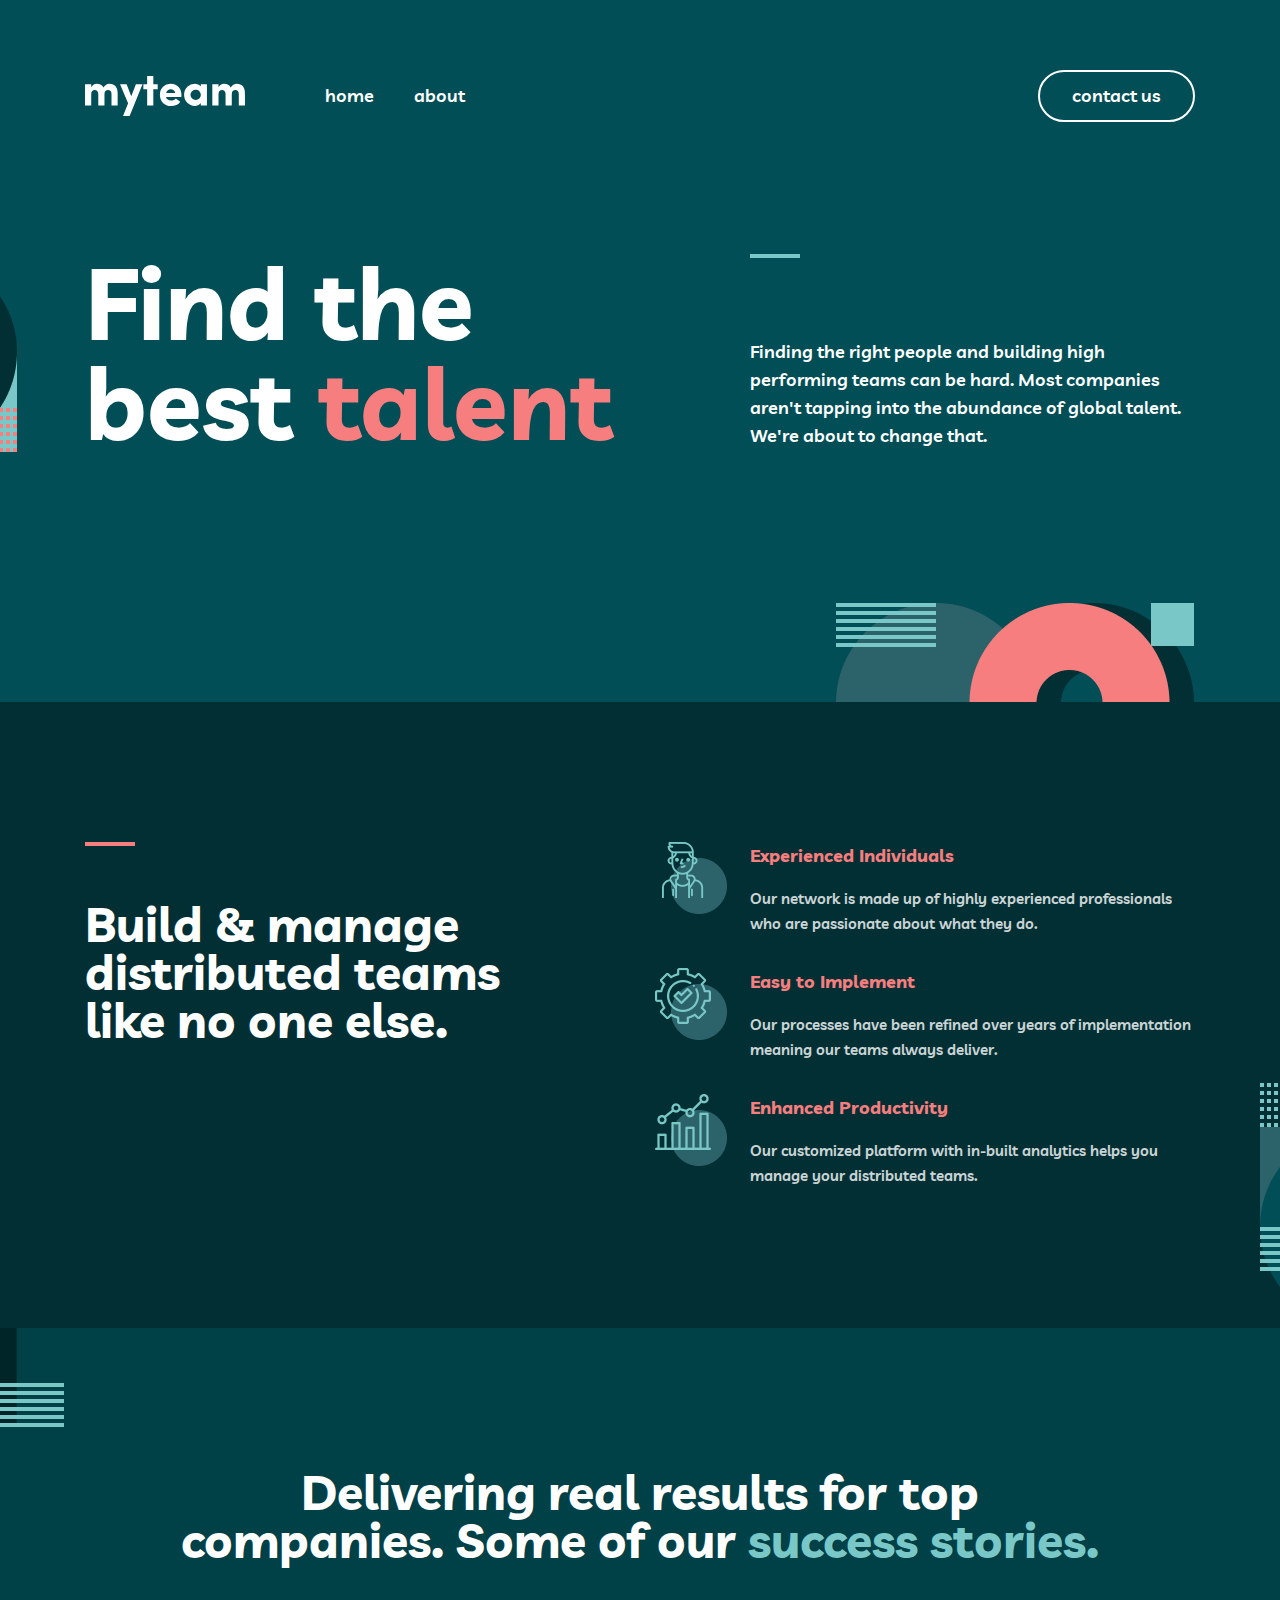
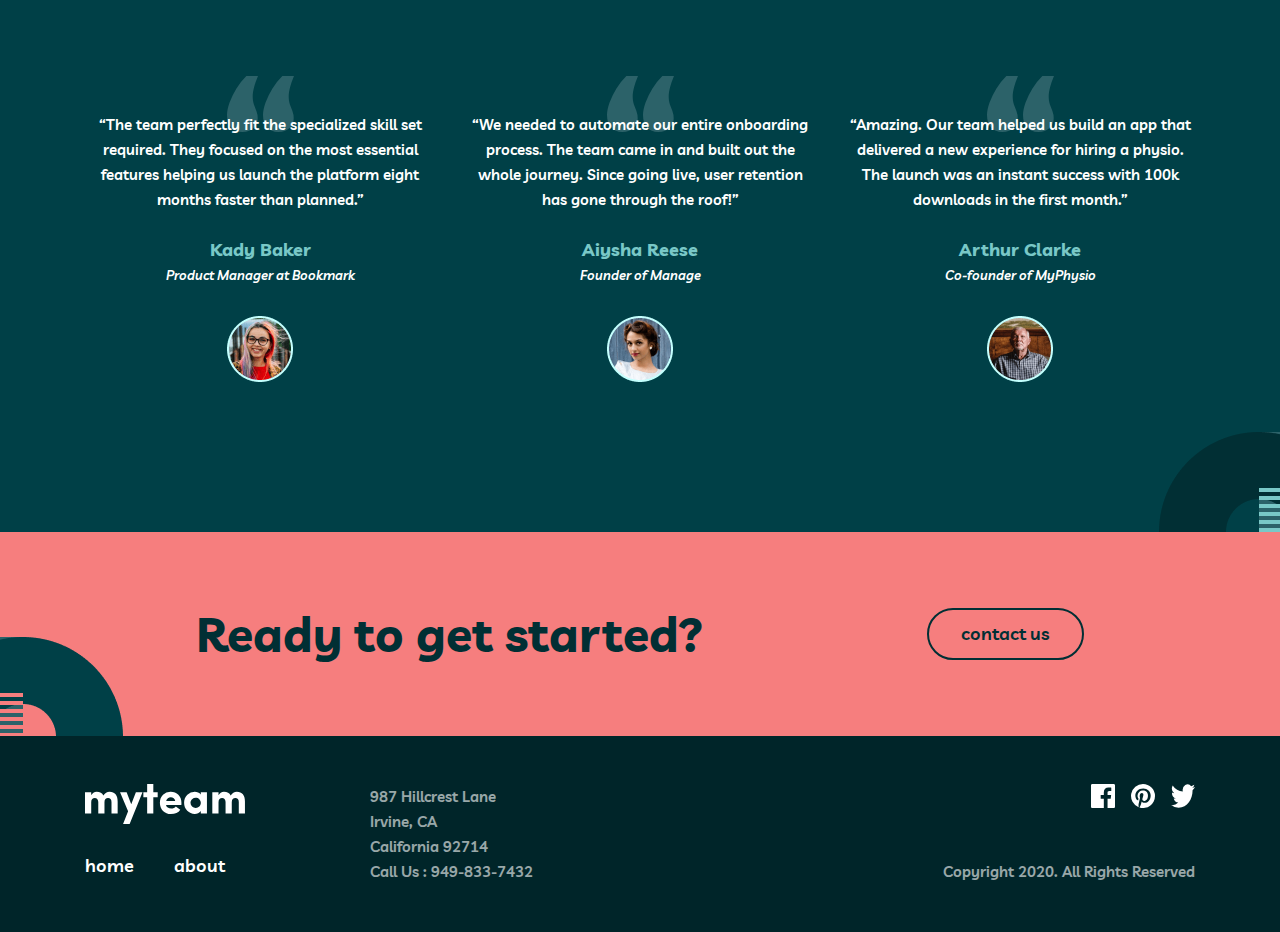
<file: index.html>
<!DOCTYPE html>
<html lang="en">
<head>
  <meta charset="UTF-8">
  <meta http-equiv="X-UA-Compatible" content="IE=edge">
  <meta name="viewport" content="width=device-width, initial-scale=1.0">
  <title>Myteam</title>
  <link rel="stylesheet" href="./css/normalize.css">
  <link rel="stylesheet" href="./css/main.css">
</head>
<body>
  <!-- SITE-HEADER -->
  <header class="header-wrapper">
    <div class="header-wrapper__container container">
      <div class="header-wrapper__header-inner header-inner">
        <h1 class="visually-hidden">
          "myteam" - is a company that gives you a wide range of opportunities using global talent ("myteam" - bu global iste'dodlardan foydalangan holda sizga keng imkoniyatlarni taqdim etadigan kompaniya)
        </h1>
        
        <div class="header-inner__logo-nav logo-nav">
          <a class="logo-nav__logo-link logo-link" href="./index.html">
            <img class="logo-link__logo-img logo-img" src="./images/myteam-logo.svg" alt="Site logo" width="160" height="40">
          </a>
          
          <nav class="logo-nav__navbar navbar">
            <ul class="navbar__nav-list nav-list">
              <li class="nav-list__nav-item nav-item">
                <a class="nav-item__nav-link nav-link" href="./index.html">home</a>
              </li>
              <li class="nav-list__nav-item nav-item">
                <a class="nav-item__nav-link nav-link" href="./about.html">about</a>
              </li>
            </ul>
          </nav>
        </div>
        
        <a class="header-inner__contact-link contact-link" href="./contact.html">contact us</a>
      </div>
    </div>
  </header>
  
  
  <main>
    <!-- SITE-HERO -->
    <section class="site-hero">
      <div class="site-hero__container container">
        <div class="site-hero__hero-content hero-content">
          <h2 class="hero-content__hero-heading hero-heading">
            Find the best
            <span class="hero-content__hero-heading--span hero-heading--span">talent</span>
          </h2>
          
          <p class="hero-content__hero-text hero-text">
            Finding the right people and building high performing teams can be hard. Most companies aren't tapping into the abundance of global talent. We're about to change that.
          </p>
        </div>
      </div>
    </section>
    
    <!-- SECTION-BUILD -->
    <section class="site-build">
      <div class="site-build__container container">
        <div class="site-build__build-inner build-inner">
          <h2 class="build-inner__build-title build-title">
            Build & manage distributed teams like no one else.
          </h2>

          <ul class="build-inner__build-list build-list">
            <li class="build-list__build-item build-item build-item-first">
              <div class="build-item__build-item-box build-item-box">
                <h3 class="build-item-box__build-subtitle build-subtitle">
                  Experienced Individuals
                </h3>
                
                <p class="build-item-box__build-text build-text">
                  Our network is made up of highly experienced professionals who are passionate about what they do.
                </p>
              </div>
            </li>

            <li class="build-list__build-item build-item build-item-second">
              <div class="build-item__build-item-box build-item-box">
                <h3 class="build-item-box__build-subtitle build-subtitle">
                  Easy to Implement
                </h3>

                <p class="build-item-box__build-text build-text">
                  Our processes have been refined over years of implementation meaning our teams always deliver.
                </p>
              </div>
            </li>
            
            <li class="build-list__build-item build-item build-item-third">
              <div class="build-item__build-item-box build-item-box">
                <h3 class="build-item-box__build-subtitle build-subtitle">
                  Enhanced Productivity
                </h3>

                <p class="build-item-box__build-text build-text">
                  Our customized platform with in-built analytics helps you manage your distributed teams.
                </p>
              </div>
            </li>
          </ul>
        </div>
      </div>
    </section>
    
    <!-- SECTION-DELIVERING -->
    <section class="site-delivering">
      <div class="site-delivering__container container">
        <div class="site-delivering__delivering-inner delivering-inner">
          <h2 class="delivering-inner__delivering-title delivering-title">
            Delivering real results for top companies. Some of our
            <span class="delivering-inner__delivering-title--span delivering-title--span">success stories.</span>
          </h2>
          
          <ul class="delivering-inner__delivering-list delivering-list">
            <li class="delivering-list__delivering-item delivering-item">
              <blockquote class="delivering-item__delivering-quote delivering-quote">
                “The team perfectly fit the specialized skill set required. They focused on the most essential features helping us launch the platform eight months faster than planned.”
              </blockquote>
              
              <p class="delivering-item__delivering-user-name delivering-user-name">
                Kady Baker
              </p>

              <span class="delivering-item__delivering-user-position delivering-user-position">
                Product Manager at Bookmark
              </span>

              <img class="delivering-item__delivering-user-img delivering-user-img" src="./images/kady-baker.png" alt="Picture of user Kady Baker" width="66" height="66">
            </li>

            <li class="delivering-list__delivering-item delivering-item">
              <blockquote class="delivering-item__delivering-quote delivering-quote">
                “We needed to automate our entire onboarding process. The team came in and built out the whole journey. Since going live, user retention has gone through the roof!”
              </blockquote>
              
              <p class="delivering-item__delivering-user-name delivering-user-name">
                Aiysha Reese
              </p>
              
              <span class="delivering-item__delivering-user-position delivering-user-position">
                Founder of Manage
              </span>
              
              <img class="delivering-item__delivering-user-img delivering-user-img" src="./images/aiysha-reese.png" alt="Picture of user Aiysha Reese" width="66" height="66">
            </li>

            <li class="delivering-list__delivering-item delivering-item">
              <blockquote class="delivering-item__delivering-quote delivering-quote">
                “Amazing. Our team helped us build an app that delivered a new experience for hiring a physio. The launch was an instant success with 100k downloads in the first month.”
              </blockquote>
              
              <p class="delivering-item__delivering-user-name delivering-user-name">
                Arthur Clarke
              </p>
              
              <span class="delivering-item__delivering-user-position delivering-user-position">
                Co-founder of MyPhysio
              </span>
              
              <img class="delivering-item__delivering-user-img delivering-user-img" src="./images/arthur-clarke.png" alt="Picture of user Arthur Clarke" width="66" height="66">
            </li>
          </ul>
        </div>
      </div>
    </section>
    
    <!-- SECTION-READY -->
    <section class="site-ready">
      <div class="site-ready__container container">
        <div class="site-ready__ready-inner ready-inner">
          <h2 class="ready-inner__ready-title ready-title">
            Ready to get started?
          </h2>

          <a class="ready-inner__ready-contact-link ready-contact-link" href="./contact.html">contact us</a>
        </div>
      </div>
    </section>
  </main>
  
  <!-- SITE-FOOTER -->
  <footer class="footer-wrapper">
    <div class="footer-wrapper__container container">
      <div class="footer-wrapper__footer-inner footer-inner">
        <div class="footer-inner__footer-link-address footer-links-address">
          <div class="footer-links-address__footer-links footer-links">
            <a class="footer-links__footer-logo-link footer-logo-link" href="./index.html">
              <img class="footer-logo-link__footer-logo-img footer-logo-img" src="./images/myteam-logo.svg" alt="Site logo" width="160" height="40">
            </a>

            <ul class="footer-links__footer-links-list footer-links-list">
              <li class="footer-links-list__footer-links-item footer-links-item">
                <a class="footer-links-item__footer-links-item-link footer-links-item-link" href="./index.html">home</a>
              </li>

              <li class="footer-links-list__footer-links-item footer-links-item">
                <a class="footer-links-item__footer-links-item-link footer-links-item-link" href="./about.html">about</a>
              </li>
            </ul>
          </div>

          <div class="footer-links-address__footer-address footer-address">
            <p class="footer-address__footer-text footer-text">
              987  Hillcrest Lane Irvine, CA California 92714
            </p>
            <a class="footer-address__footer-our-phone footer-our-phone" href="tel:9498337432">Call Us : 949-833-7432</a>
          </div>
        </div>

        <div class="footer-inner__footer-social-networks footer-social-networks">
          <ul class="footer-social-networks__social-networks-list social-networks-list">
            <li class="social-networks-list__social-networks-item social-networks-item">
              <a class="social-networks-item__social-networks-link social-networks-link" href="https://www.facebook.com/" target="blank">
                <img class="social-networks-link__social-networks-link-img social-networks-link-img" src="./images/facebook-logo.svg" alt="Facebook logo" width="24" height="24">
              </a>
            </li>

            <li class="social-networks-list__social-networks-item social-networks-item">
              <a class="social-networks-item__social-networks-link social-networks-link" href="https://www.pinterest.com/" target="blank">
                <img class="social-networks-link__social-networks-link-img social-networks-link-img" src="./images/pinterest-logo.svg" alt="Facebook logo" width="24" height="24">
              </a>
            </li>

            <li class="social-networks-list__social-networks-item social-networks-item">
              <a class="social-networks-item__social-networks-link social-networks-link" href="https://www.twitter.com/" target="blank">
                <img class="social-networks-link__social-networks-link-img social-networks-link-img" src="./images/twitter-logo.svg" alt="Twitter logo" width="24" height="24">
              </a>
            </li>
          </ul>

          <p class="footer-social-networks__footer-social-networks-text footer-social-networks-text">
            Copyright 2020. All Rights Reserved
          </p>
        </div>
      </div>
    </div>
  </footer>
  
</body>
</html>
</file>
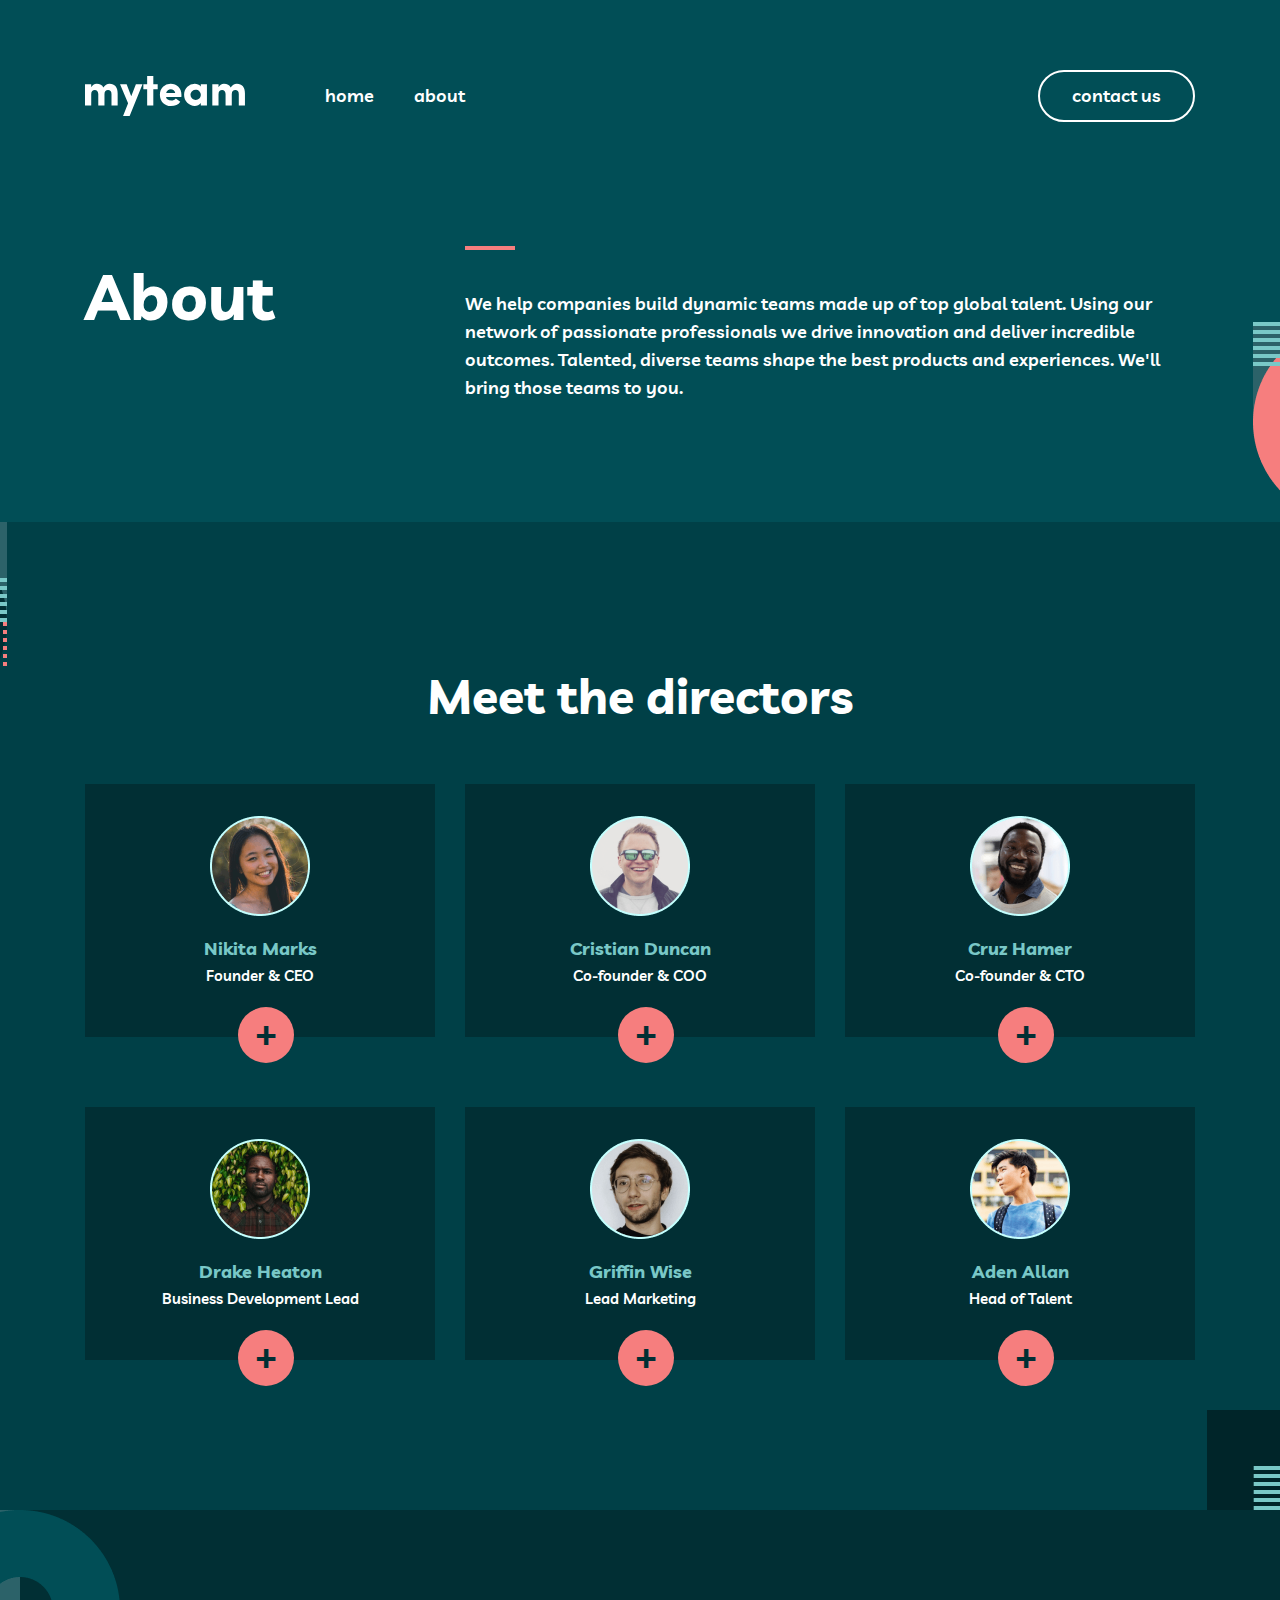
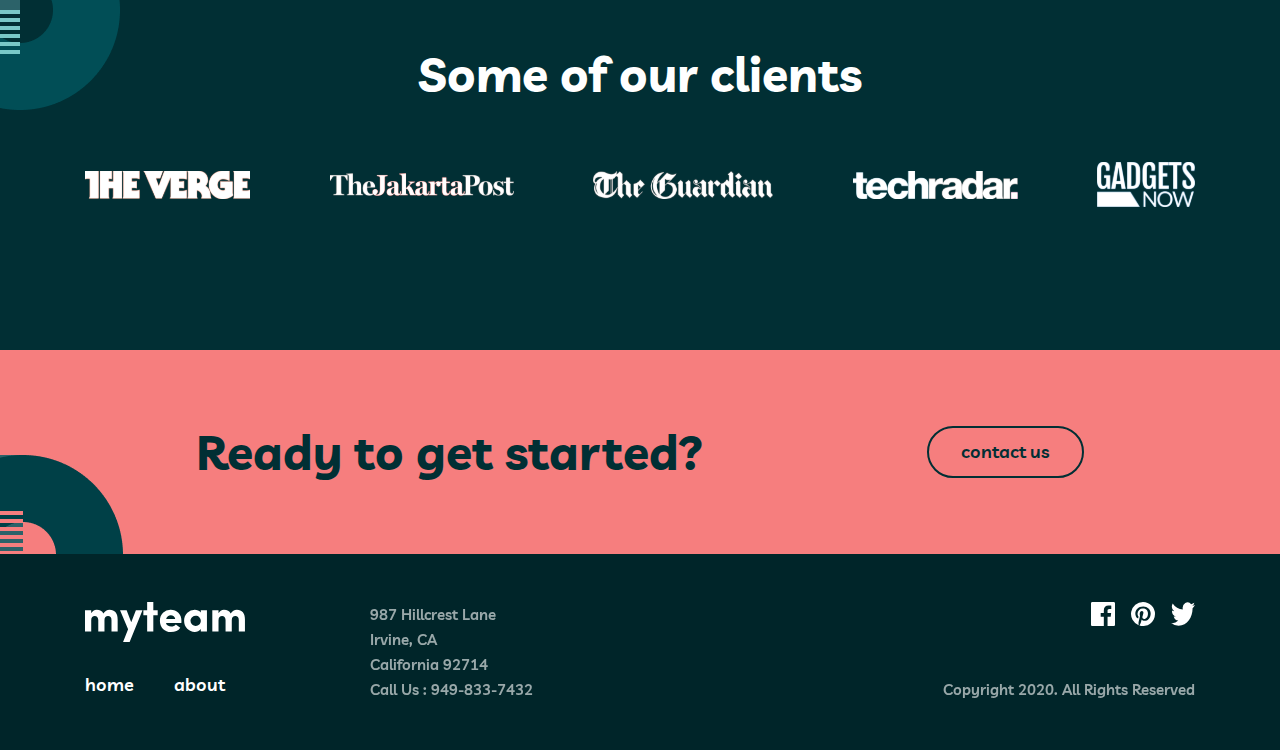
<file: about.html>
<!DOCTYPE html>
<html lang="en">
<head>
  <meta charset="UTF-8">
  <meta http-equiv="X-UA-Compatible" content="IE=edge">
  <meta name="viewport" content="width=device-width, initial-scale=1.0">
  <title>Myteam-about</title>
  <link rel="stylesheet" href="./css/normalize.css">
  <link rel="stylesheet" href="./css/main.css">
</head>
<body>
  <!-- SITE-HEADER -->
  <header class="header-wrapper">
    <div class="header-wrapper__container container">
      <div class="header-wrapper__header-inner header-inner">
        <h1 class="visually-hidden">
          "myteam" - is a company that gives you a wide range of opportunities using global talent ("myteam" - bu global iste'dodlardan foydalangan holda sizga keng imkoniyatlarni taqdim etadigan kompaniya)
        </h1>
        
        <div class="header-inner__logo-nav logo-nav">
          <a class="logo-nav__logo-link logo-link" href="./index.html">
            <img class="logo-link__logo-img logo-img" src="./images/myteam-logo.svg" alt="Site logo" width="160" height="40">
          </a>
          
          <nav class="logo-nav__navbar navbar">
            <ul class="navbar__nav-list nav-list">
              <li class="nav-list__nav-item nav-item">
                <a class="nav-item__nav-link nav-link" href="./index.html">home</a>
              </li>
              <li class="nav-list__nav-item nav-item">
                <a class="nav-item__nav-link nav-link" href="./about.html">about</a>
              </li>
            </ul>
          </nav>
        </div>
        
        <a class="header-inner__contact-link contact-link" href="./contact.html">contact us</a>
      </div>
    </div>
  </header>
  
  
  <main>
    <!-- SECTION-ABOUT -->
    <section class="about-wrapper">
      <div class="about-wrapper__container container">
        <div class="about-wrapper__about-content about-content">
          <h2 class="about-content__about-title about-title">
            About
          </h2>
          
          <p class="about-content__about-text about-text">
            We help companies build dynamic teams made up of top global talent. Using our network of passionate professionals we drive innovation and deliver incredible outcomes. Talented, diverse teams shape the best products and experiences. We'll bring those teams to you.
          </p>
        </div>
      </div>
    </section>
    
    <!-- SECTION-DIRECTORS -->
    <section class="section-directors">
      <div class="section-directors__container container">
        <div class="section-directors__directors-inner directors-inner">
          <h2 class="directors-inner__directors-title directors-title">
            Meet the directors
          </h2>
          
          <ul class="directors-inner__directors-list directors-list">
            <li class="directors-list__directors-item directors-item">
              <div class="directors-item__directors-item-box directors-item-box">
                <div class="directors-item-box__director-information director-information">
                  <img class="director-information__director-img director-img" src="./images/user-nikita.png" alt="Nikita Marks-user pic" width="100" height="100">
                  
                  <p class="director-information__director-name director-name">
                    Nikita Marks
                  </p>
                  
                  <span class="director-information__director-position director-position">
                    Founder & CEO
                  </span>
                </div>
                
                <div class="directors-item-box__director-opinion director-opinion">
                  <p class="director-opinion__director-name director-name">
                    Nikita Marks
                  </p>
                  
                  <blockquote class="director-opinion__director-quote director-quote">
                    “Empowered teams create truly amazing products. Set the north star and let them follow it.”
                  </blockquote>
                  
                  <a class="director-opinion__director-twitter-link director-twitter-link" href="https://twitter.com/login?lang=ru" target="blank">
                    <img class="director-twitter-link__director-twitter-img director-twitter-img" src="./images/twitter.png" alt="Twitter logo" width="24" height="20">
                  </a>
                  
                  <a class="director-opinion__director-linkedin-link director-linkedin-link" href="https://ru.linkedin.com/" target="blank">
                    <img class="director-linkedin-link__director-linkedin-img director-linkedin-img" src="./images/linkedin.png" alt="Linkedin logo" width="20" height="20">
                  </a>
                </div>
              </div>
              
              <button class="directors-item__directors-btn directors-btn">
                +
              </button>
            </li>
            
            <li class="directors-list__directors-item directors-item">
              <div class="directors-item__directors-item-box directors-item-box">
                <div class="directors-item-box__director-information director-information">
                  <img class="director-information__director-img director-img" src="./images/user-cristian.png" alt="Cristian Duncan-user pic" width="100" height="100">
                  
                  <p class="director-information__director-name director-name">
                    Cristian Duncan
                  </p>
                  
                  <span class="director-information__director-position director-position">
                    Co-founder & COO
                  </span>
                </div>
                
                <div class="directors-item-box__director-opinion director-opinion">
                  <p class="director-opinion__director-name director-name">
                    Cristian Duncan
                  </p>
                  
                  <blockquote class="director-opinion__director-quote director-quote">
                    “Empowered teams create truly amazing products. Set the north star and let them follow it.”
                  </blockquote>
                  
                  <a class="director-opinion__director-twitter-link director-twitter-link" href="https://twitter.com/login?lang=ru" target="blank">
                    <img class="director-twitter-link__director-twitter-img director-twitter-img" src="./images/twitter.png" alt="Twitter logo" width="24" height="20">
                  </a>
                  
                  <a class="director-opinion__director-linkedin-link director-linkedin-link" href="https://ru.linkedin.com/" target="blank">
                    <img class="director-linkedin-link__director-linkedin-img director-linkedin-img" src="./images/linkedin.png" alt="Linkedin logo" width="20" height="20">
                  </a>
                </div>
              </div>
              
              <button class="directors-item__directors-btn directors-btn">
                +
              </button>
            </li>

            <li class="directors-list__directors-item directors-item">
              <div class="directors-item__directors-item-box directors-item-box">
                <div class="directors-item-box__director-information director-information">
                  <img class="director-information__director-img director-img" src="./images/user-cruz.png" alt="Cruz Hamer-user pic" width="100" height="100">
                  
                  <p class="director-information__director-name director-name">
                    Cruz Hamer
                  </p>
                  
                  <span class="director-information__director-position director-position">
                    Co-founder & CTO
                  </span>
                </div>
                
                <div class="directors-item-box__director-opinion director-opinion">
                  <p class="director-opinion__director-name director-name">
                    Cruz Hamer
                  </p>
                  
                  <blockquote class="director-opinion__director-quote director-quote">
                    “Empowered teams create truly amazing products. Set the north star and let them follow it.”
                  </blockquote>
                  
                  <a class="director-opinion__director-twitter-link director-twitter-link" href="https://twitter.com/login?lang=ru" target="blank">
                    <img class="director-twitter-link__director-twitter-img director-twitter-img" src="./images/twitter.png" alt="Twitter logo" width="24" height="20">
                  </a>
                  
                  <a class="director-opinion__director-linkedin-link director-linkedin-link" href="https://ru.linkedin.com/" target="blank">
                    <img class="director-linkedin-link__director-linkedin-img director-linkedin-img" src="./images/linkedin.png" alt="Linkedin logo" width="20" height="20">
                  </a>
                </div>
              </div>
              
              <button class="directors-item__directors-btn directors-btn">
                +
              </button>
            </li>

            <li class="directors-list__directors-item directors-item">
              <div class="directors-item__directors-item-box directors-item-box">
                <div class="directors-item-box__director-information director-information">
                  <img class="director-information__director-img director-img" src="./images/user-drake.png" alt="Drake Heaton-user pic" width="100" height="100">
                  
                  <p class="director-information__director-name director-name">
                    Drake Heaton
                  </p>
                  
                  <span class="director-information__director-position director-position">
                    Business Development Lead
                  </span>
                </div>
                
                <div class="directors-item-box__director-opinion director-opinion">
                  <p class="director-opinion__director-name director-name">
                    Drake Heaton
                  </p>
                  
                  <blockquote class="director-opinion__director-quote director-quote">
                    “Empowered teams create truly amazing products. Set the north star and let them follow it.”
                  </blockquote>
                  
                  <a class="director-opinion__director-twitter-link director-twitter-link" href="https://twitter.com/login?lang=ru" target="blank">
                    <img class="director-twitter-link__director-twitter-img director-twitter-img" src="./images/twitter.png" alt="Twitter logo" width="24" height="20">
                  </a>
                  
                  <a class="director-opinion__director-linkedin-link director-linkedin-link" href="https://ru.linkedin.com/" target="blank">
                    <img class="director-linkedin-link__director-linkedin-img director-linkedin-img" src="./images/linkedin.png" alt="Linkedin logo" width="20" height="20">
                  </a>
                </div>
              </div>
              
              <button class="directors-item__directors-btn directors-btn">
                +
              </button>
            </li>
             
            <li class="directors-list__directors-item directors-item">
              <div class="directors-item__directors-item-box directors-item-box">
                <div class="directors-item-box__director-information director-information">
                  <img class="director-information__director-img director-img" src="./images/user-griffin.png" alt="Griffin Wise-user pic" width="100" height="100">
                  
                  <p class="director-information__director-name director-name">
                    Griffin Wise
                  </p>
                  
                  <span class="director-information__director-position director-position">
                    Lead Marketing
                  </span>
                </div>
                
                <div class="directors-item-box__director-opinion director-opinion">
                  <p class="director-opinion__director-name director-name">
                    Griffin Wise
                  </p>
                  
                  <blockquote class="director-opinion__director-quote director-quote">
                    “Unique perspectives shape unique products, which is what you need to survive these days.”
                  </blockquote>
                  
                  <a class="director-opinion__director-twitter-link director-twitter-link" href="https://twitter.com/login?lang=ru" target="blank">
                    <img class="director-twitter-link__director-twitter-img director-twitter-img" src="./images/twitter.png" alt="Twitter logo" width="24" height="20">
                  </a>
                  
                  <a class="director-opinion__director-linkedin-link director-linkedin-link" href="https://ru.linkedin.com/" target="blank">
                    <img class="director-linkedin-link__director-linkedin-img director-linkedin-img" src="./images/linkedin.png" alt="Linkedin logo" width="20" height="20">
                  </a>
                </div>
              </div>
              
              <button class="directors-item__directors-btn directors-btn">
                +
              </button>
            </li>

            <li class="directors-list__directors-item directors-item">
              <div class="directors-item__directors-item-box directors-item-box">
                <div class="directors-item-box__director-information director-information">
                  <img class="director-information__director-img director-img" src="./images/user-aden.png" alt="Aden Allan-user pic" width="100" height="100">
                  
                  <p class="director-information__director-name director-name">
                    Aden Allan
                  </p>
                  
                  <span class="director-information__director-position director-position">
                    Head of Talent
                  </span>
                </div>
                
                <div class="directors-item-box__director-opinion director-opinion">
                  <p class="director-opinion__director-name director-name">
                    Aden Allan
                  </p>
                  
                  <blockquote class="director-opinion__director-quote director-quote">
                    “Empowered teams create truly amazing products. Set the north star and let them follow it.”
                  </blockquote>
                  
                  <a class="director-opinion__director-twitter-link director-twitter-link" href="https://twitter.com/login?lang=ru" target="blank">
                    <img class="director-twitter-link__director-twitter-img director-twitter-img" src="./images/twitter.png" alt="Twitter logo" width="24" height="20">
                  </a>
                  
                  <a class="director-opinion__director-linkedin-link director-linkedin-link" href="https://ru.linkedin.com/" target="blank">
                    <img class="director-linkedin-link__director-linkedin-img director-linkedin-img" src="./images/linkedin.png" alt="Linkedin logo" width="20" height="20">
                  </a>
                </div>
              </div>
              
              <button class="directors-item__directors-btn directors-btn">
                +
              </button>
            </li>
            
          </ul>
        </div>
      </div>
    </section>


    <!-- SECTION-CLIENTS -->
    <section class="section-clients">
      <div class="section-clients__container container">
        <div class="section-clients__clients-inner clients-inner">
          <h2 class="clients-inner__clients-title clients-title">
            Some of our clients
          </h2>

          <ul class="clients-inner__clients-list clients-list">
            <li class="clients-list__clients-item clients-item">
              <a class="clients-item__clients-link clients-link" href="https://www.theverge.com/" target="blank">
                <img class="clients-link__clients-link-img clients-link-img img-the-verge" src="./images/logo-the-verge.svg" alt="THE VERGA-logo" width="165" height="28">
              </a>
            </li>

            <li class="clients-list__clients-item clients-item">
              <a class="clients-item__clients-link clients-link" href="https://www.thejakartapost.com/" target="blank">
                <img class="clients-link__clients-link-img clients-link-img img-the-jakarta-post" src="./images/logo-the-jakarta-post.svg" alt="THE JAKARTA POST-logo" width="184" height="23">
              </a>
            </li>

            <li class="clients-list__clients-item clients-item">
              <a class="clients-item__clients-link clients-link" href="https://www.theguardian.com/international" target="blank">
                <img class="clients-link__clients-link-img clients-link-img img-the-guardian" src="./images/logo-the-guardian.svg" alt="THE GUARDIAN-logo" width="180" height="28">
              </a>
            </li>

            <li class="clients-list__clients-item clients-item">
              <a class="clients-item__clients-link clients-link" href="https://www.techradar.com/" target="blank">
                <img class="clients-link__clients-link-img clients-link-img img-techradar" src="./images/logo-techradar.svg" alt="TECHRADAR-logo" width="165" height="28">
              </a>
            </li>

            <li class="clients-list__clients-item clients-item">
              <a class="clients-item__clients-link clients-link" href="https://www.gadgetsnow.com/" target="blank">
                <img class="clients-link__clients-link-img clients-link-img img-gadgets-now" src="./images/logo-gadgets-now.svg" alt="GADGETS NOW-logo" width="98" height="45">
              </a>
            </li>
          </ul>
        </div>
      </div>
    </section>
    
    
    <!-- SECTION-READY -->
    <section class="site-ready">
      <div class="site-ready__container container">
        <div class="site-ready__ready-inner ready-inner">
          <h2 class="ready-inner__ready-title ready-title">
            Ready to get started?
          </h2>
          
          <a class="ready-inner__ready-contact-link ready-contact-link" href="./contact.html">contact us</a>
        </div>
      </div>
    </section>
  </main>
  
  <!-- SITE-FOOTER -->
  <footer class="footer-wrapper">
    <div class="footer-wrapper__container container">
      <div class="footer-wrapper__footer-inner footer-inner">
        <div class="footer-inner__footer-link-address footer-links-address">
          <div class="footer-links-address__footer-links footer-links">
            <a class="footer-links__footer-logo-link footer-logo-link" href="./index.html">
              <img class="footer-logo-link__footer-logo-img footer-logo-img" src="./images/myteam-logo.svg" alt="Site logo" width="160" height="40">
            </a>
            
            <ul class="footer-links__footer-links-list footer-links-list">
              <li class="footer-links-list__footer-links-item footer-links-item">
                <a class="footer-links-item__footer-links-item-link footer-links-item-link" href="./index.html">home</a>
              </li>
              
              <li class="footer-links-list__footer-links-item footer-links-item">
                <a class="footer-links-item__footer-links-item-link footer-links-item-link" href="./about.html">about</a>
              </li>
            </ul>
          </div>
          
          <div class="footer-links-address__footer-address footer-address">
            <p class="footer-address__footer-text footer-text">
              987  Hillcrest Lane Irvine, CA California 92714
            </p>
            <a class="footer-address__footer-our-phone footer-our-phone" href="tel:9498337432">Call Us : 949-833-7432</a>
          </div>
        </div>
        
        <div class="footer-inner__footer-social-networks footer-social-networks">
          <ul class="footer-social-networks__social-networks-list social-networks-list">
            <li class="social-networks-list__social-networks-item social-networks-item">
              <a class="social-networks-item__social-networks-link social-networks-link" href="https://www.facebook.com/" target="blank">
                <img class="social-networks-link__social-networks-link-img social-networks-link-img" src="./images/facebook-logo.svg" alt="Facebook logo" width="24" height="24">
              </a>
            </li>
            
            <li class="social-networks-list__social-networks-item social-networks-item">
              <a class="social-networks-item__social-networks-link social-networks-link" href="https://www.pinterest.com/" target="blank">
                <img class="social-networks-link__social-networks-link-img social-networks-link-img" src="./images/pinterest-logo.svg" alt="Facebook logo" width="24" height="24">
              </a>
            </li>
            
            <li class="social-networks-list__social-networks-item social-networks-item">
              <a class="social-networks-item__social-networks-link social-networks-link" href="https://www.twitter.com/" target="blank">
                <img class="social-networks-link__social-networks-link-img social-networks-link-img" src="./images/twitter-logo.svg" alt="Twitter logo" width="24" height="24">
              </a>
            </li>
          </ul>
          
          <p class="footer-social-networks__footer-social-networks-text footer-social-networks-text">
            Copyright 2020. All Rights Reserved
          </p>
        </div>
      </div>
    </div>
  </footer>
  
</body>
</html>
</file>
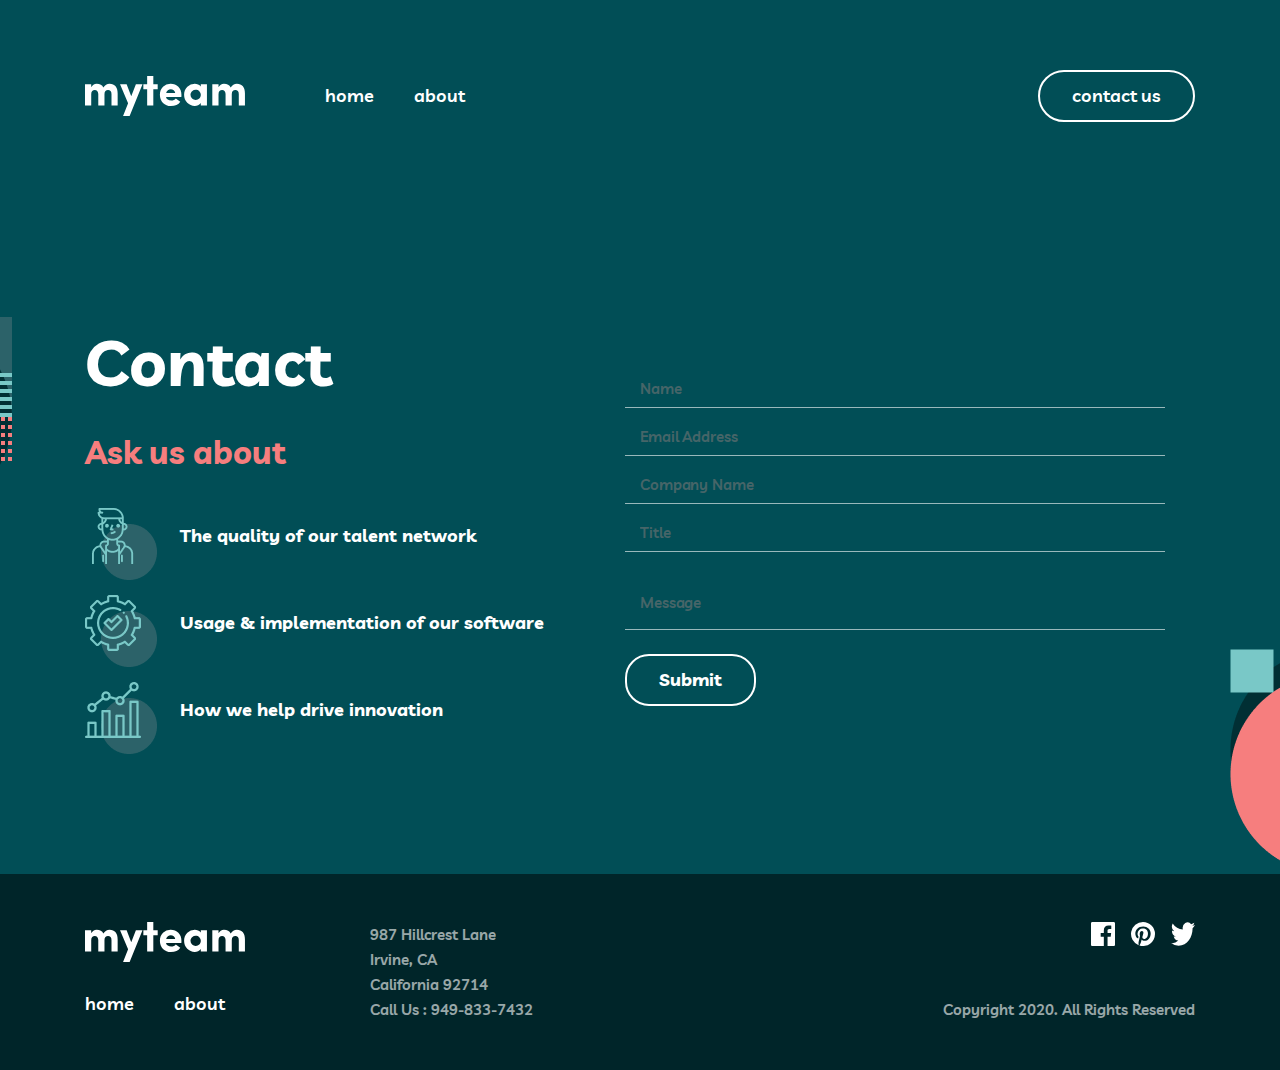
<file: contact.html>
<!DOCTYPE html>
<html lang="en">
<head>
  <meta charset="UTF-8">
  <meta http-equiv="X-UA-Compatible" content="IE=edge">
  <meta name="viewport" content="width=device-width, initial-scale=1.0">
  <title>Myteam-contact</title>
  <link rel="stylesheet" href="./css/normalize.css">
  <link rel="stylesheet" href="./css/main.css">
</head>
<body>
  <!-- SITE-HEADER -->
  <header class="header-wrapper">
    <div class="header-wrapper__container container">
      <div class="header-wrapper__header-inner header-inner">
        <h1 class="visually-hidden">
          "myteam" - is a company that gives you a wide range of opportunities using global talent ("myteam" - bu global iste'dodlardan foydalangan holda sizga keng imkoniyatlarni taqdim etadigan kompaniya)
        </h1>
        
        <div class="header-inner__logo-nav logo-nav">
          <a class="logo-nav__logo-link logo-link" href="./index.html">
            <img class="logo-link__logo-img logo-img" src="./images/myteam-logo.svg" alt="Site logo" width="160" height="40">
          </a>
          
          <nav class="logo-nav__navbar navbar">
            <ul class="navbar__nav-list nav-list">
              <li class="nav-list__nav-item nav-item">
                <a class="nav-item__nav-link nav-link" href="./index.html">home</a>
              </li>
              <li class="nav-list__nav-item nav-item">
                <a class="nav-item__nav-link nav-link" href="./about.html">about</a>
              </li>
            </ul>
          </nav>
        </div>
        
        <a class="header-inner__contact-link contact-link" href="./contact.html">contact us</a>
      </div>
    </div>
  </header>
  
  
  <main>
    <!-- SECTION-CONTACT -->
    <section class="site-contact">
      <div class="site-contact__container container">
        <div class="site-contact__contact-inner contact-inner">
          <div class="contact-inner__contact-content contact-content">
            <h2 class="contact-content__contact-title contact-title">
              Contact
            </h2>
            
            <p class="contact-content__contact-text contact-text">
              Ask us about
            </p>
            
            <ul class="contact-content__contact-list contact-list">
              <li class="contact-list__contact-item contact-item contact-item-first">
                <h3 class="contact-item__contact-subtitle contact-subtitle">
                  The quality of our talent network
                </h3>
              </li>
              
              <li class="contact-list__contact-item contact-item contact-item-second">
                <h3 class="contact-item__contact-subtitle contact-subtitle">
                  Usage & implementation of our software
                </h3>
              </li>
              
              <li class="contact-list__contact-item contact-item contact-item-third">
                <h3 class="contact-item__contact-subtitle contact-subtitle">
                  How we help drive innovation
                </h3>
              </li>
            </ul>
          </div>
          
          <div class="contact-inner__contact-form contact-form">
            <form action="https://echo.htmlacademy.ru" method="post">
              
              <input class="contact-form__form-input form-input-name" id="input-name" name="name" type="text" placeholder="Name" autocomplete="off" required>
              
              <input class="contact-form__form-input form-input-email" id="input-email" name="email" type="email" placeholder="Email Address" autocomplete="off" required>
              
              <input class="contact-form__form-input form-input-company-name" id="input-message" name="company-name" type="text" placeholder="Company Name" required >
              
              <input class="contact-form__form-input form-input-title" id="input-title" name="title" type="text" placeholder="Title" required >
              
              <textarea class="contact-form__form-input form-input-message" name="form_message" id="feedback" cols="65" rows="2" placeholder="Message"></textarea>
              
              <button class="contact-form__form-btn form-btn" type="submit">Submit</button>
            </form>
          </div>
        </div>
      </div>
    </section>
  </main>
  
  <!-- SITE-FOOTER -->
  <footer class="footer-wrapper">
    <div class="footer-wrapper__container container">
      <div class="footer-wrapper__footer-inner footer-inner">
        <div class="footer-inner__footer-link-address footer-links-address">
          <div class="footer-links-address__footer-links footer-links">
            <a class="footer-links__footer-logo-link footer-logo-link" href="./index.html">
              <img class="footer-logo-link__footer-logo-img footer-logo-img" src="./images/myteam-logo.svg" alt="Site logo" width="160" height="40">
            </a>
            
            <ul class="footer-links__footer-links-list footer-links-list">
              <li class="footer-links-list__footer-links-item footer-links-item">
                <a class="footer-links-item__footer-links-item-link footer-links-item-link" href="./index.html">home</a>
              </li>
              
              <li class="footer-links-list__footer-links-item footer-links-item">
                <a class="footer-links-item__footer-links-item-link footer-links-item-link" href="./about.html">about</a>
              </li>
            </ul>
          </div>
          
          <div class="footer-links-address__footer-address footer-address">
            <p class="footer-address__footer-text footer-text">
              987  Hillcrest Lane Irvine, CA California 92714
            </p>
            <a class="footer-address__footer-our-phone footer-our-phone" href="tel:9498337432">Call Us : 949-833-7432</a>
          </div>
        </div>
        
        <div class="footer-inner__footer-social-networks footer-social-networks">
          <ul class="footer-social-networks__social-networks-list social-networks-list">
            <li class="social-networks-list__social-networks-item social-networks-item">
              <a class="social-networks-item__social-networks-link social-networks-link" href="https://www.facebook.com/" target="blank">
                <img class="social-networks-link__social-networks-link-img social-networks-link-img" src="./images/facebook-logo.svg" alt="Facebook logo" width="24" height="24">
              </a>
            </li>
            
            <li class="social-networks-list__social-networks-item social-networks-item">
              <a class="social-networks-item__social-networks-link social-networks-link" href="https://www.pinterest.com/" target="blank">
                <img class="social-networks-link__social-networks-link-img social-networks-link-img" src="./images/pinterest-logo.svg" alt="Facebook logo" width="24" height="24">
              </a>
            </li>
            
            <li class="social-networks-list__social-networks-item social-networks-item">
              <a class="social-networks-item__social-networks-link social-networks-link" href="https://www.twitter.com/" target="blank">
                <img class="social-networks-link__social-networks-link-img social-networks-link-img" src="./images/twitter-logo.svg" alt="Twitter logo" width="24" height="24">
              </a>
            </li>
          </ul>
          
          <p class="footer-social-networks__footer-social-networks-text footer-social-networks-text">
            Copyright 2020. All Rights Reserved
          </p>
        </div>
      </div>
    </div>
  </footer>
  
</body>
</html>
</file>
<file: css/main.css>
@font-face {
  font-family: "Livvic";
  font-style: normal;
  font-weight: 600;
  font-display: swap;
  src: url("../fonts/livvic-v11-latin-600.woff2") format("woff2"),
  url("../fonts/livvic-v11-latin-600.woff") format("woff");
}

@font-face {
  font-family: "Livvic";
  font-style: italic;
  font-weight: 600;
  font-display: swap;
  src: url("../fonts/livvic-v11-latin-600italic.woff2") format("woff2"),
  url("../fonts/livvic-v11-latin-600italic.woff") format("woff");
}

@font-face {
  font-family: "Livvic";
  font-style: normal;
  font-weight: 700;
  font-display: swap;
  src: url("../fonts/livvic-v11-latin-700.woff2") format("woff2"),
  url("../fonts/livvic-v11-latin-700.woff") format("woff");
}

* {
  box-sizing: border-box;
}


body {
  font-family: "Livvic", "Arial", sans-serif;
  background-color: rgb(158, 141, 141);
}

a {
  text-decoration: none;
  color: #ffffff;
}

ul {
  list-style-type: none;
  margin: 0;
  padding: 0;
}

h2 {
  margin: 0;
}

h3 {
  margin: 0;
}

p {
  margin: 0;
}

.container {
  max-width: 1210px;
  margin-right: auto;
  margin-left: auto;
  padding-right: 50px;
  padding-left: 50px;
}

.visually-hidden {
  position: absolute;
  width: 1px;
  height: 1px;
  margin: -1px;
  padding: 0;
  overflow: hidden;
  border: 0;
  clip: rect(0 0 0 0)
}

blockquote {
  margin: 0;
}

button {
  cursor: pointer;
}



/* SITE-HEADER */
.header-wrapper {
  background-color: #014e56;
}

.header-inner {
  padding: 70px 0;
  display: flex;
  align-items: center;
  justify-content: space-between;
}

.logo-nav {
  display: flex;
  align-items: center;
  justify-content: space-between;
}

.logo-link {
  display: inline-block;
}

.logo-img {
  display: block;
  width: 160px;
  height: 40px;
}

.nav-list {
  margin-left: 80px;
  display: flex;
  align-items: center;
}

.nav-item ~ .nav-item {
  margin-left: 40px;
}

.nav-link {
  font-weight: 600;
  font-size: 18px;
  line-height: 28px;
  transition: color 0.3s ease;
}

.nav-link:hover {
  color: #f67e7e;
}

.contact-link {
  padding: 10px 32px;
  font-weight: 600;
  font-size: 18px;
  line-height: 28px;
  border: 2px solid #ffffff;
  border-radius: 30px;
  transition: color 0.3s ease,
              background-color 0.3s ease;
            }
            
.contact-link:hover {
  background-color: #ffffff;
  color: #002529;
}


/* SITE-HERO */

.site-hero {
  background-color: #014e56;
  background-image: url(../images/bcg-img-home-first.png), url(../images/bcg-img-home-second.png);
  background-repeat: no-repeat;
  background-size: 100px 200px, 358px 100px;
  background-position: calc(50% - 673px) 60px, calc(50% - -375px) 411px;
}

.hero-content {
  padding-top: 60px;
  padding-bottom: 250px;
  display: flex;
  align-items: center;
  justify-content: space-between;
  color: #ffffff;
}

.hero-heading {
  width: 600px;
  font-size: 100px;
  line-height: 100px;
}

.hero-heading--span {
  color: #f67e7e;
}

.hero-text {
  padding: 0;
  width: 445px;
  font-weight: 600;
  font-size: 18px;
  line-height: 28px;
}

.hero-text::before {
  display: block;
  width: 50px;
  height: 4px;
  background-color: #79c8c7;
  content: "";
  margin-bottom: 80px;
}


/* SECTION-BUILD */

.site-build {
  background-color: #012f34;
  background-image: url(../images/bcg-img-home-third.png);
  background-repeat: no-repeat;
  background-size: 100px 244px;
  background-position: calc(50% - -670px) 381px;
}

.build-inner {
  padding-top: 140px;
  padding-bottom: 140px;
  display: flex;
  justify-content: space-between;
  color: #ffffff;
}

.build-title {
  width: 445px;
  font-size: 48px;
  line-height: 48px;
  color: #FFFFFF;
}

.build-title::before {
  display: block;
  width: 50px;
  height: 4px;
  background-color: #f67e7e;
  content: "";
  margin-bottom: 54px;
}

.build-item {
  display: flex;
  justify-content: space-between;
}

.build-item ~ .build-item {
  margin-top: 32px;
}

.build-item-first::before {
  display: inline-block;
  width: 72px;
  height: 72px;
  background-image: url(../images/child-picture.png);
  background-repeat: no-repeat;
  background-size: 72px 72px;
  content: "";
}

.build-item__build-item-box {
  padding-left: 23px;
}

.build-subtitle {
  margin-bottom: 16px;
  font-size: 18px;
  line-height: 28px;
  color: #F67E7E;
  margin-bottom: 16px;
}

.build-text {
  width: 445px;
  font-weight: 600;
  font-size: 15px;
  line-height: 25px;
  color: #ffffff;
  opacity: 0.8;
}

.build-item-second::before {
  display: inline-block;
  width: 72px;
  height: 72px;
  background-image: url(../images/combined-shape.png);
  background-repeat: no-repeat;
  background-size: 72px 72px;
  content: "";
}

.build-item-third::before {
  display: inline-block;
  width: 72px;
  height: 72px;
  background-image: url(../images/diagram.png);
  background-repeat: no-repeat;
  background-size: 72px 72px;
  content: ""; 
}


/* SECTION-DELIVERING */

.site-delivering {
  background-color: #004047;
  background-image: url(../images/bcg-img-home-fourth.png), url(../images/bcg-img-home-fifth.png);
  background-repeat: no-repeat;
  background-size: 147px 100px, 200px 100px;
  background-position: calc(50% - 650px) -1px, calc(50% - -619px) 704px;
}

.delivering-inner {
  padding-top: 140px;
  padding-bottom: 150px;
  text-align: center;
  color: #ffffff;
}

.delivering-title {
  width: 932px;
  font-size: 48px;
  line-height: 48px;
  margin-right: auto;
  margin-left: auto;
  margin-bottom: 92px;
}

.delivering-title--span {
  color: #79c8c7;
}

.delivering-list {
  display: flex;
  justify-content: space-between;
}

.delivering-item {
  position: relative;
  z-index: 1;
  width: 350px;
  display: flex;
  flex-direction: column;
  align-items: center;
}

.delivering-item::before {
  position: relative;
  z-index: -1;
  top: 20px;
  width: 67px;
  height: 56px;
  background-image: url(../images/quotation-marks.svg);
  background-repeat: no-repeat;
  background-size: 67px 56px;
  content: "";
}

.delivering-quote {
  margin: 0;
  margin-bottom: 24px;
  font-weight: 600;
  font-size: 15px;
  line-height: 25px;
}

.delivering-user-name {
  margin-bottom: 2px;
  font-weight: bold;
  font-size: 18px;
  line-height: 28px;
  text-align: center;
  color: #79c8c7;
}

.delivering-user-position {
  display: block;
  margin-bottom: 32px;
  font-style: italic;
  font-size: 13px;
  line-height: 18px;
}

.delivering-user-img {
  width: 66px;
  height: 66px;
}



/* SECTION-READY */

.site-ready {
  background-color: #f67e7e;
  background-image: url(../images/bcg-img-ready.png);
  background-repeat: no-repeat;
  background-size: 200px 144px;
  background-position: calc(50% - 617px) 61px;
}

.ready-inner {
  padding: 76px 0;
  display: flex;
  justify-content: space-around;
  align-items: center;
}

.ready-title {
  font-size: 48px;
  line-height: 48px;
  color: #012F34;
}

.ready-contact-link {
  padding: 10px 32px;
  font-weight: 600;
  font-size: 18px;
  line-height: 28px;
  color: #012f34;
  border: 2px solid #012f34;
  border-radius: 30px;
  transition: color 0.3s ease,
              background-color 0.3s ease;
}

.ready-contact-link:hover {
  background-color: #012f34;
  color: #ffffff;
}


/* SITE-FOOTER */

.footer-wrapper {
  background-color: #002529;
}

.footer-inner {
  padding: 48px 0;
  display: flex;
  justify-content: space-between;
  color: #ffffff;
}

.footer-links-address {
  display: flex;
}

.footer-links {
  margin-right: 125px;
}

.footer-logo-link {
  display: inline-block;
  margin-bottom: 25px;
}

.footer-logo-img {
  display: block;
  width: 160px;
  height: 40px;
}

.footer-links-list {
  display: flex;
}

.footer-links-item ~ .footer-links-item {
  margin-left: 40px;
}

.footer-links-item-link {
  font-weight: 600;
  font-size: 18px;
  line-height: 28px;
  transition: color 0.3s ease;
}

.footer-links-item-link:hover {
  color: #f67e7e;
}

.footer-text {
  width: 135px;
  font-weight: 600;
  font-size: 15px;
  line-height: 25px;
  color: #ffffff;
  opacity: 0.6;
}

.footer-our-phone {
  font-weight: 600;
  font-size: 15px;
  line-height: 25px;
  color: #ffffff;
  opacity: 0.6;
}

.footer-our-phone:hover {
  text-decoration: underline;
  opacity: 1;
  color: #ffffff;
  font-weight: bold;
}

.footer-social-networks {
  display: flex;
  align-items: end;
  flex-direction: column;
  justify-content: space-between;
}

.social-networks-list {
  display: flex;
}

.social-networks-item ~ .social-networks-item {
  margin-left: 16px;
}

.social-networks-link {
  display: inline-block;
}

.social-networks-link:hover .social-networks-link-img {
  transform: scale(1.5);
}

.social-networks-link-img {
  display: block;
  width: 24px;
  height: 24px;
}

.footer-social-networks-text {
  font-size: 15px;
  line-height: 25px;
  opacity: 0.6;
}



/* ABOUT page HTML */
/* MAIN */

/* SECTION-ABOUT */

.about-wrapper {
  background-color: #014e56;
  background-image: url(../images/bcg-img-about-first.png);
  background-repeat: no-repeat;
  background-size: 100px 200px;
  background-position: calc(50% - -663px) 130px;
}

.about-content {
  padding-top: 54px;
  padding-bottom: 120px;
  display: flex;
  justify-content: space-between;
  color: #ffffff;
}

.about-title {
  font-size: 64px;
  line-height: 100px;
}

.about-text {
  width: 730px;
  font-size: 18px;
  line-height: 28px;
}

.about-text::before {
  display: block;
  width: 50px;
  height: 4px;
  background-color: #f67e7e;
  content: "";
  margin-bottom: 40px;
}


/* SECTION-DIRECTORS */

.section-directors {
  background-color: #004047;
  background-image: url(../images/bcg-img-about-second.png), url(../images/bcg-img-home-fourth.png);
  background-repeat: no-repeat;
  background-size: 100px 200px, 147px 100px;
  background-position: calc(50% - 683px) 0px, calc(50% - -640px) 888px;
}

.directors-inner {
  padding-top: 150px;
  padding-bottom: 80px;
  text-align: center;
}

.directors-title {
  margin-bottom: 64px;
  font-size: 48px;
  line-height: 48px;
  color: #FFFFFF;
}

.directors-list {
  display: flex;
  justify-content: space-between;
  flex-wrap: wrap;
}

.directors-item {
  background-color: #012f34;
  width: 350px;
  height: 253px;
  margin-bottom: 70px;
  padding-top: 32px;
  overflow: hidden;
  display: flex;
  flex-direction: column;
}

.directors-item:hover {
  background-color: #002529;
}

.directors-item-box {
  position: relative;
  width: 605px;
  display: flex;
}

.directors-item:hover .directors-item-box {
  transform: translate(-300px);
}

.directors-item:hover .directors-btn {
  transform: rotate(45deg);
  background-color: #79c8c7;
}

.director-information {
  width: 350px;
}

.director-opinion {
  width: 255px;
  text-align: center;
}

.director-img {
  width: 100px;
  height: 100px;
}

.director-name {
  margin-top: 16px;
  font-weight: bold;
  font-size: 18px;
  line-height: 28px;
  text-align: center;
  color: #79c8c7;
}

.director-position {
  font-size: 15px;
  line-height: 25px;
  text-align: center;
  color: #ffffff;
}

.director-quote {
  width: 254px;
  margin-top: 8px;
  margin-bottom: 24px;
  font-size: 15px;
  line-height: 25px;
  text-align: center;
  color: #ffffff;
}

.director-twitter-link {
  display: inline-block;
  margin-right: 16px;
}

.director-twitter-img {
  width: 24px;
  height: 20px;
}

.director-linkedin-link {
  display: inline-block;
}

.director-linkedin-img {
  width: 20px;
  height: 20px;
}

.directors-btn {
  position: absolute;
  width: 56px;
  height: 56px;
  font-size: 37px;
  margin-top: 191px;
  margin-left: 153px;
  padding-bottom: 8px;
  border: 2px solid transparent;
  border-radius: 50%;
  color: #012f34;
  background-color: #F67E7E;
}


/* SECTION-CLIENTS */

.section-clients {
  background-color: #012f34;
  background-image: url(../images/bcg-img-about-foueth.png);
  background-repeat: no-repeat;
  background-size: 200px 200px;
  background-position: calc(50% - 620px) 0px;
}

.clients-inner {
  padding: 140px 0;
  text-align: center;
}

.clients-title {
  margin-bottom: 64px;
  font-size: 48px;
  line-height: 48px;
  text-align: center;
  color: #FFFFFF;
}

.clients-list {
  display: flex;
  align-items: center;
  justify-content: space-between;
}

.clients-link {
  display: inline-block;
}

.clients-link:hover .clients-link-img {
  transform: scale(1.2);
}

.img-the-verge {
  width: 165px;
  height: 28px;
}

.img-the-jakarta-post {
  width: 184px;
  height: 23px;
}

.img-the-guardian {
  width: 180px;
  height: 28px;
}

.img-techradar {
  width: 165px;
  height: 28px;
}

.img-gadgets-now {
  width: 98px;
  height: 45px;
}


/* CONTACT page HTML */
/* MAIN */

/* SECTION-CONTACT */

.site-contact {
  background-color: #014e56;
  background-image: url(../images/bcg-img-about-second.png), url(../images/bcg-img-contact.png);
  background-repeat: no-repeat;
  background-size: 100px 200px, 100px 226px;
  background-position: calc(50% - 678px) 125px, calc(50% - -640px) 457px;
}

.contact-inner {
  padding: 120px 0;
  display: flex;
  align-items: center;
  justify-content: space-between;
  color: #ffffff;
}

.contact-title {
  margin-bottom: 16px;
  font-size: 64px;
  line-height: 100px;
}

.contact-text {
  margin-bottom: 32px;
  font-weight: bold;
  font-size: 32px;
  line-height: 48px;
  color: #f67e7e;
}

.contact-item {
  display: flex;
  align-items: center;
}

.contact-item ~ .contact-item {
  margin-top: 15px;
}

.contact-item-first::before {
  display: inline-block;
  width: 72px;
  height: 72px;
  background-image: url(../images/child-picture.png);
  background-repeat: no-repeat;
  background-size: 72px 72px;
  content: "";
}

.contact-subtitle {
  padding-left: 23px;
  font-size: 18px;
  line-height: 28px;
  margin-bottom: 16px;
}


.contact-item-second::before {
  display: inline-block;
  width: 72px;
  height: 72px;
  background-image: url(../images/combined-shape.png);
  background-repeat: no-repeat;
  background-size: 72px 72px;
  content: "";
}

.contact-item-third::before {
  display: inline-block;
  width: 72px;
  height: 72px;
  background-image: url(../images/diagram.png);
  background-repeat: no-repeat;
  background-size: 72px 72px;
  content: ""; 
}

.contact-form {
  padding: 20px;
  width: 590px;
}

.contact-form__form-input {
  display: block;
  font-size: 15px;
  line-height: 25px;
  letter-spacing: -0.115385px;
  color: #ffffff;
  mix-blend-mode: normal;
  opacity: 0.6;
  width: 540px;
  height: 48px;
  background-color: transparent;
  border: none;
  border-bottom: 1px solid #ffffff;
  padding-top: 10px;
  padding-left: 15px;
}

.contact-form__form-input:hover {
  border-bottom: 1px solid #F67E7E;
  color: #ffffff;
  opacity: 1;
}

.form-input-message {
  resize: none;
  font-size: 15px;
  line-height: 25px;
  letter-spacing: -0.115385px;
  color: #ffffff;
  mix-blend-mode: normal;
  opacity: 0.6;
  background-color: transparent;
  border: none;
  border-bottom: 1px solid #ffffff;
  padding-top: 8px;
  padding-bottom: 30px;
  margin-top: 30px;
  margin-bottom: 24px;
}

.form-btn {
  padding: 10px 32px;
  font-weight: bold;
  font-size: 18px;
  line-height: 28px;
  color: #004047;
  background-color: transparent;
  color: #ffffff;
  border: 2px solid #FFFFFF;
  box-sizing: border-box;
  border-radius: 24px;
  transition: color 0.5s ease;
}

.form-btn:hover {
  color: #004047;
  background-color: #ffffff;
}
</file>
